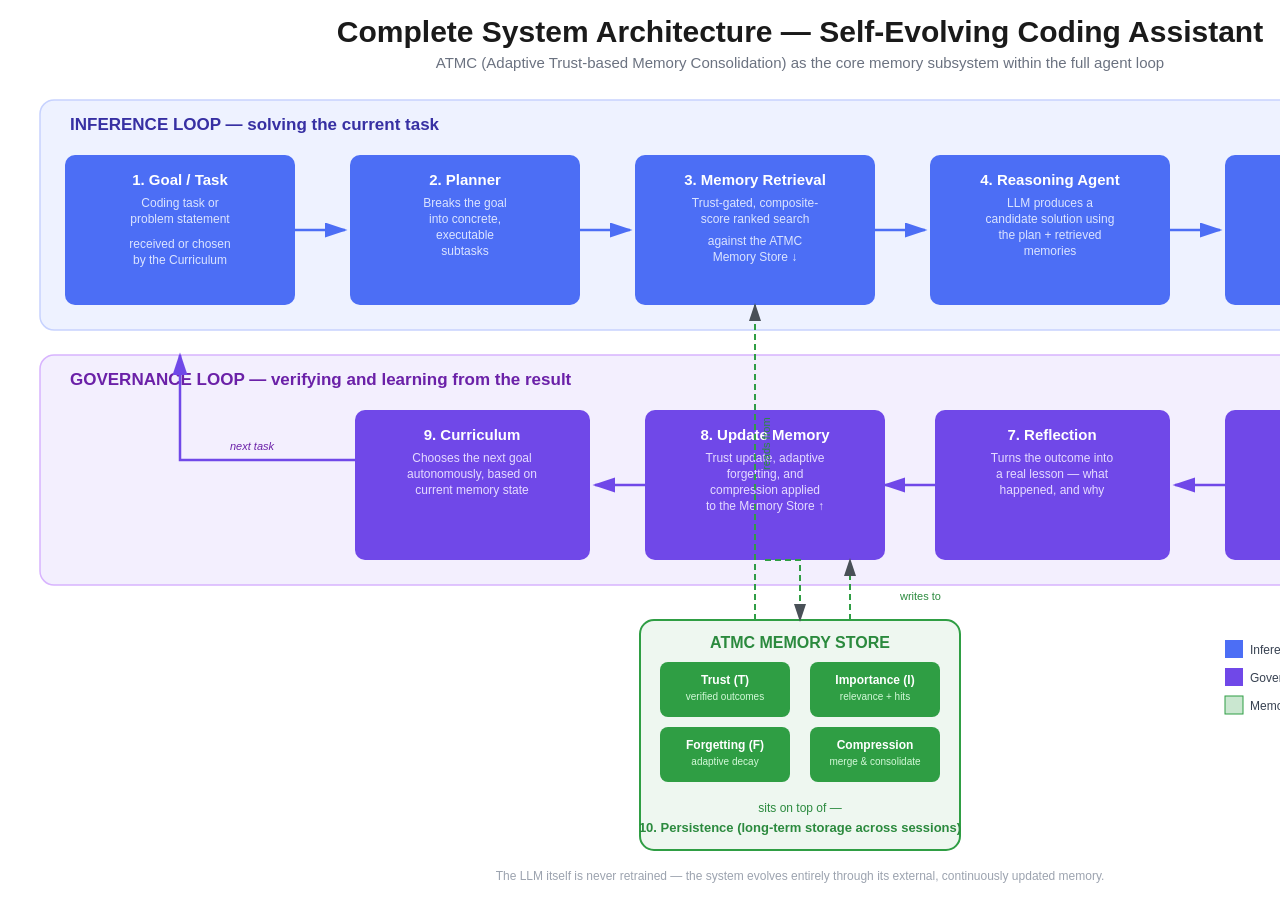
<file: architecture_diagram.html>
<!DOCTYPE html>
<html><head><meta charset="utf-8"><style>
  body { margin:0; background:#ffffff; font-family: -apple-system, 'Segoe UI', Arial, sans-serif; }
</style></head>
<body>
<svg width="1600" height="900" viewBox="0 0 1600 900" xmlns="http://www.w3.org/2000/svg">
  <defs>
    <marker id="arrow" markerWidth="10" markerHeight="10" refX="8" refY="3" orient="auto" markerUnits="strokeWidth">
      <path d="M0,0 L0,6 L9,3 z" fill="#495057"/>
    </marker>
    <marker id="arrowBlue" markerWidth="10" markerHeight="10" refX="8" refY="3" orient="auto" markerUnits="strokeWidth">
      <path d="M0,0 L0,6 L9,3 z" fill="#4c6ef5"/>
    </marker>
    <marker id="arrowPurple" markerWidth="10" markerHeight="10" refX="8" refY="3" orient="auto" markerUnits="strokeWidth">
      <path d="M0,0 L0,6 L9,3 z" fill="#7048e8"/>
    </marker>
  </defs>

  <rect width="1600" height="900" fill="#ffffff"/>

  <!-- Title -->
  <text x="800" y="42" text-anchor="middle" font-size="30" font-weight="700" fill="#1a1a1a">Complete System Architecture — Self-Evolving Coding Assistant</text>
  <text x="800" y="68" text-anchor="middle" font-size="15" fill="#6b7280">ATMC (Adaptive Trust-based Memory Consolidation) as the core memory subsystem within the full agent loop</text>

  <!-- ===== INFERENCE LOOP band ===== -->
  <rect x="40" y="100" width="1520" height="230" rx="14" fill="#eef2ff" stroke="#c7d2fe" stroke-width="1.5"/>
  <text x="70" y="130" font-size="17" font-weight="700" fill="#3730a3">INFERENCE LOOP — solving the current task</text>

  <!-- 1. Goal -->
  <rect x="65" y="155" width="230" height="150" rx="10" fill="#4c6ef5"/>
  <text x="180" y="185" text-anchor="middle" font-size="15" font-weight="700" fill="white">1. Goal / Task</text>
  <text x="180" y="207" text-anchor="middle" font-size="12" fill="#dbe4ff">Coding task or</text>
  <text x="180" y="223" text-anchor="middle" font-size="12" fill="#dbe4ff">problem statement</text>
  <text x="180" y="248" text-anchor="middle" font-size="12" fill="#dbe4ff">received or chosen</text>
  <text x="180" y="264" text-anchor="middle" font-size="12" fill="#dbe4ff">by the Curriculum</text>

  <!-- arrow 1->2 -->
  <line x1="295" y1="230" x2="345" y2="230" stroke="#4c6ef5" stroke-width="2.5" marker-end="url(#arrowBlue)"/>

  <!-- 2. Planner -->
  <rect x="350" y="155" width="230" height="150" rx="10" fill="#4c6ef5"/>
  <text x="465" y="185" text-anchor="middle" font-size="15" font-weight="700" fill="white">2. Planner</text>
  <text x="465" y="207" text-anchor="middle" font-size="12" fill="#dbe4ff">Breaks the goal</text>
  <text x="465" y="223" text-anchor="middle" font-size="12" fill="#dbe4ff">into concrete,</text>
  <text x="465" y="239" text-anchor="middle" font-size="12" fill="#dbe4ff">executable</text>
  <text x="465" y="255" text-anchor="middle" font-size="12" fill="#dbe4ff">subtasks</text>

  <!-- arrow 2->3 -->
  <line x1="580" y1="230" x2="630" y2="230" stroke="#4c6ef5" stroke-width="2.5" marker-end="url(#arrowBlue)"/>

  <!-- 3. Memory Retrieval -->
  <rect x="635" y="155" width="240" height="150" rx="10" fill="#4c6ef5"/>
  <text x="755" y="185" text-anchor="middle" font-size="15" font-weight="700" fill="white">3. Memory Retrieval</text>
  <text x="755" y="207" text-anchor="middle" font-size="12" fill="#dbe4ff">Trust-gated, composite-</text>
  <text x="755" y="223" text-anchor="middle" font-size="12" fill="#dbe4ff">score ranked search</text>
  <text x="755" y="245" text-anchor="middle" font-size="12" fill="#dbe4ff">against the ATMC</text>
  <text x="755" y="261" text-anchor="middle" font-size="12" fill="#dbe4ff">Memory Store ↓</text>

  <!-- arrow 3->4 -->
  <line x1="875" y1="230" x2="925" y2="230" stroke="#4c6ef5" stroke-width="2.5" marker-end="url(#arrowBlue)"/>

  <!-- 4. Reasoning Agent -->
  <rect x="930" y="155" width="240" height="150" rx="10" fill="#4c6ef5"/>
  <text x="1050" y="185" text-anchor="middle" font-size="15" font-weight="700" fill="white">4. Reasoning Agent</text>
  <text x="1050" y="207" text-anchor="middle" font-size="12" fill="#dbe4ff">LLM produces a</text>
  <text x="1050" y="223" text-anchor="middle" font-size="12" fill="#dbe4ff">candidate solution using</text>
  <text x="1050" y="239" text-anchor="middle" font-size="12" fill="#dbe4ff">the plan + retrieved</text>
  <text x="1050" y="255" text-anchor="middle" font-size="12" fill="#dbe4ff">memories</text>

  <!-- arrow 4->5 -->
  <line x1="1170" y1="230" x2="1220" y2="230" stroke="#4c6ef5" stroke-width="2.5" marker-end="url(#arrowBlue)"/>

  <!-- 5. Actor -->
  <rect x="1225" y="155" width="235" height="150" rx="10" fill="#4c6ef5"/>
  <text x="1342" y="185" text-anchor="middle" font-size="15" font-weight="700" fill="white">5. Actor</text>
  <text x="1342" y="207" text-anchor="middle" font-size="12" fill="#dbe4ff">Executes generated</text>
  <text x="1342" y="223" text-anchor="middle" font-size="12" fill="#dbe4ff">code in a sandboxed</text>
  <text x="1342" y="239" text-anchor="middle" font-size="12" fill="#dbe4ff">environment — the</text>
  <text x="1342" y="255" text-anchor="middle" font-size="12" fill="#dbe4ff">agent actually acts</text>

  <!-- down arrow from Actor to Checker -->
  <line x1="1342" y1="305" x2="1342" y2="345" stroke="#7048e8" stroke-width="2.5" marker-end="url(#arrowPurple)"/>

  <!-- ===== GOVERNANCE LOOP band ===== -->
  <rect x="40" y="355" width="1520" height="230" rx="14" fill="#f3effe" stroke="#d8b4fe" stroke-width="1.5"/>
  <text x="70" y="385" font-size="17" font-weight="700" fill="#6b21a8">GOVERNANCE LOOP — verifying and learning from the result</text>

  <!-- 6. Checker -->
  <rect x="1225" y="410" width="235" height="150" rx="10" fill="#7048e8"/>
  <text x="1342" y="440" text-anchor="middle" font-size="15" font-weight="700" fill="white">6. Checker</text>
  <text x="1342" y="462" text-anchor="middle" font-size="12" fill="#e5dbff">Verifies the outcome —</text>
  <text x="1342" y="478" text-anchor="middle" font-size="12" fill="#e5dbff">ground truth match or</text>
  <text x="1342" y="494" text-anchor="middle" font-size="12" fill="#e5dbff">test-case pass/fail</text>

  <!-- arrow 6->7 (leftward) -->
  <line x1="1225" y1="485" x2="1175" y2="485" stroke="#7048e8" stroke-width="2.5" marker-end="url(#arrowPurple)"/>

  <!-- 7. Reflection -->
  <rect x="935" y="410" width="235" height="150" rx="10" fill="#7048e8"/>
  <text x="1052" y="440" text-anchor="middle" font-size="15" font-weight="700" fill="white">7. Reflection</text>
  <text x="1052" y="462" text-anchor="middle" font-size="12" fill="#e5dbff">Turns the outcome into</text>
  <text x="1052" y="478" text-anchor="middle" font-size="12" fill="#e5dbff">a real lesson — what</text>
  <text x="1052" y="494" text-anchor="middle" font-size="12" fill="#e5dbff">happened, and why</text>

  <!-- arrow 7->8 (leftward) -->
  <line x1="935" y1="485" x2="885" y2="485" stroke="#7048e8" stroke-width="2.5" marker-end="url(#arrowPurple)"/>

  <!-- 8. Update Memory -->
  <rect x="645" y="410" width="240" height="150" rx="10" fill="#7048e8"/>
  <text x="765" y="440" text-anchor="middle" font-size="15" font-weight="700" fill="white">8. Update Memory</text>
  <text x="765" y="462" text-anchor="middle" font-size="12" fill="#e5dbff">Trust update, adaptive</text>
  <text x="765" y="478" text-anchor="middle" font-size="12" fill="#e5dbff">forgetting, and</text>
  <text x="765" y="494" text-anchor="middle" font-size="12" fill="#e5dbff">compression applied</text>
  <text x="765" y="510" text-anchor="middle" font-size="12" fill="#e5dbff">to the Memory Store ↑</text>

  <!-- arrow 8->9 (leftward) -->
  <line x1="645" y1="485" x2="595" y2="485" stroke="#7048e8" stroke-width="2.5" marker-end="url(#arrowPurple)"/>

  <!-- 9. Curriculum -->
  <rect x="355" y="410" width="235" height="150" rx="10" fill="#7048e8"/>
  <text x="472" y="440" text-anchor="middle" font-size="15" font-weight="700" fill="white">9. Curriculum</text>
  <text x="472" y="462" text-anchor="middle" font-size="12" fill="#e5dbff">Chooses the next goal</text>
  <text x="472" y="478" text-anchor="middle" font-size="12" fill="#e5dbff">autonomously, based on</text>
  <text x="472" y="494" text-anchor="middle" font-size="12" fill="#e5dbff">current memory state</text>

  <!-- loop back arrow: Curriculum -> Goal (down and around) -->
  <path d="M 355 460 L 180 460 L 180 355" fill="none" stroke="#7048e8" stroke-width="2.5" marker-end="url(#arrowPurple)"/>
  <text x="230" y="450" font-size="11" fill="#6b21a8" font-style="italic">next task</text>

  <!-- ===== Central Memory Store hub ===== -->
  <rect x="640" y="620" width="320" height="230" rx="14" fill="#2f9e44" fill-opacity="0.08" stroke="#2f9e44" stroke-width="2"/>
  <text x="800" y="648" text-anchor="middle" font-size="16" font-weight="700" fill="#2b8a3e">ATMC MEMORY STORE</text>

  <rect x="660" y="662" width="130" height="55" rx="8" fill="#2f9e44"/>
  <text x="725" y="684" text-anchor="middle" font-size="12" font-weight="700" fill="white">Trust (T)</text>
  <text x="725" y="700" text-anchor="middle" font-size="10" fill="#d3f9d8">verified outcomes</text>

  <rect x="810" y="662" width="130" height="55" rx="8" fill="#2f9e44"/>
  <text x="875" y="684" text-anchor="middle" font-size="12" font-weight="700" fill="white">Importance (I)</text>
  <text x="875" y="700" text-anchor="middle" font-size="10" fill="#d3f9d8">relevance + hits</text>

  <rect x="660" y="727" width="130" height="55" rx="8" fill="#2f9e44"/>
  <text x="725" y="749" text-anchor="middle" font-size="12" font-weight="700" fill="white">Forgetting (F)</text>
  <text x="725" y="765" text-anchor="middle" font-size="10" fill="#d3f9d8">adaptive decay</text>

  <rect x="810" y="727" width="130" height="55" rx="8" fill="#2f9e44"/>
  <text x="875" y="749" text-anchor="middle" font-size="12" font-weight="700" fill="white">Compression</text>
  <text x="875" y="765" text-anchor="middle" font-size="10" fill="#d3f9d8">merge &amp; consolidate</text>

  <text x="800" y="812" text-anchor="middle" font-size="12" fill="#2b8a3e">sits on top of —</text>
  <text x="800" y="832" text-anchor="middle" font-size="13" font-weight="700" fill="#2b8a3e">10. Persistence (long-term storage across sessions)</text>

  <!-- connectors: Memory Store <-> Retrieval (up) and <-> Update Memory (up) -->
  <path d="M 755 620 L 755 305" fill="none" stroke="#2f9e44" stroke-width="2" stroke-dasharray="6,4" marker-end="url(#arrow)"/>
  <text x="770" y="470" font-size="11" fill="#2b8a3e" transform="rotate(-90 770 470)">reads from</text>

  <path d="M 850 620 L 850 560" fill="none" stroke="#2f9e44" stroke-width="2" stroke-dasharray="6,4" marker-end="url(#arrow)"/>
  <path d="M 765 560 L 800 560 L 800 620" fill="none" stroke="#2f9e44" stroke-width="2" stroke-dasharray="6,4" marker-end="url(#arrow)"/>
  <text x="900" y="600" font-size="11" fill="#2b8a3e">writes to</text>

  <!-- legend -->
  <rect x="1225" y="640" width="18" height="18" fill="#4c6ef5"/>
  <text x="1250" y="654" font-size="12" fill="#374151">Inference Loop (executes the task)</text>
  <rect x="1225" y="668" width="18" height="18" fill="#7048e8"/>
  <text x="1250" y="682" font-size="12" fill="#374151">Governance Loop (verifies &amp; learns)</text>
  <rect x="1225" y="696" width="18" height="18" fill="#2f9e44" fill-opacity="0.25" stroke="#2f9e44"/>
  <text x="1250" y="710" font-size="12" fill="#374151">Memory subsystem (ATMC)</text>

  <text x="800" y="880" text-anchor="middle" font-size="12" fill="#9ca3af">The LLM itself is never retrained — the system evolves entirely through its external, continuously updated memory.</text>
</svg>
</body></html>
</file>
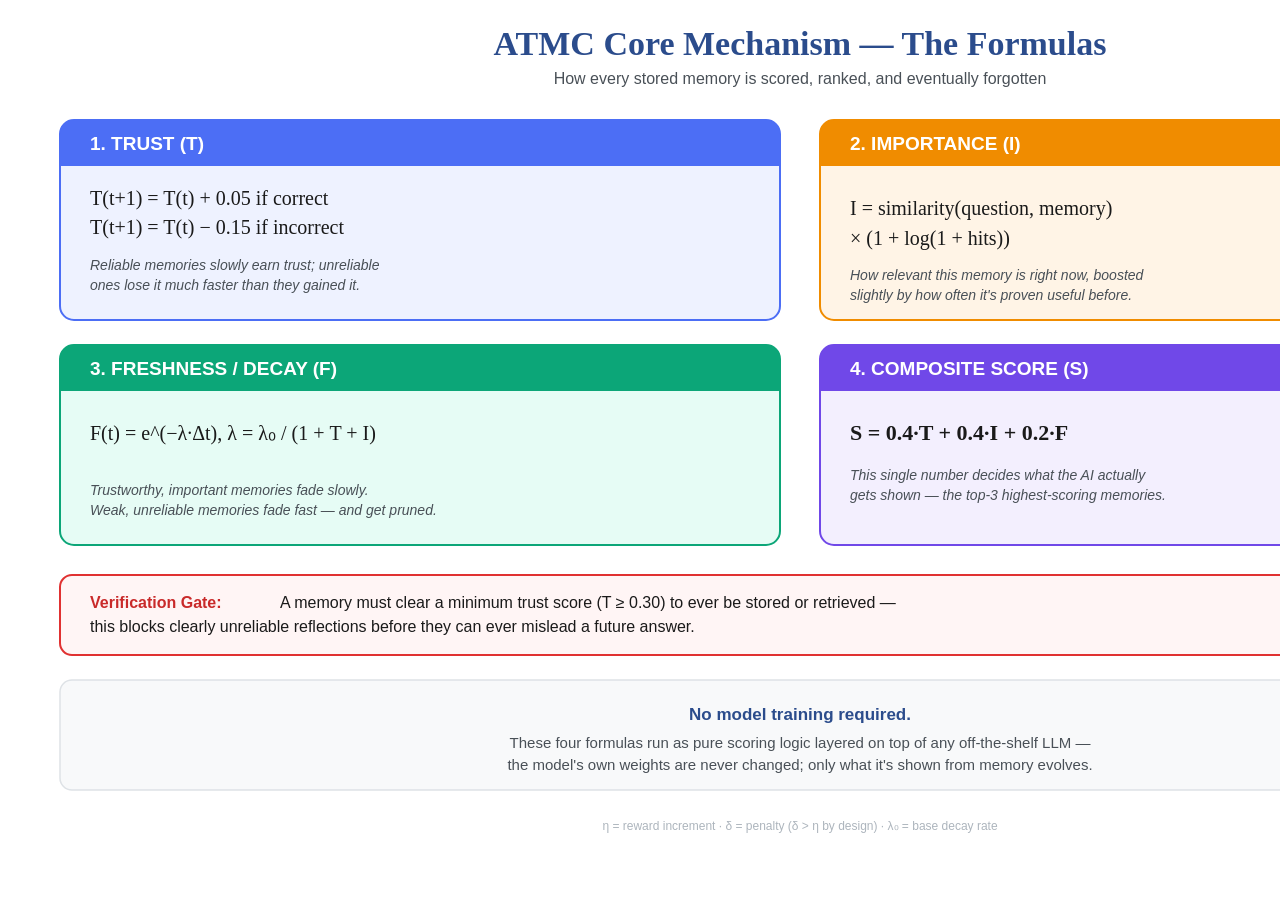
<file: atmc_formulas_slide.html>
<!DOCTYPE html>
<html><head><meta charset="utf-8"><style>
  body { margin:0; background:#ffffff; font-family: -apple-system, 'Segoe UI', Arial, sans-serif; }
</style></head>
<body>
<svg width="1600" height="900" viewBox="0 0 1600 900" xmlns="http://www.w3.org/2000/svg">
  <rect width="1600" height="900" fill="#ffffff"/>

  <!-- Title -->
  <text x="800" y="55" text-anchor="middle" font-size="34" font-weight="700" fill="#2b4c8c" font-family="Georgia, 'Times New Roman', serif">ATMC Core Mechanism — The Formulas</text>
  <text x="800" y="84" text-anchor="middle" font-size="16" fill="#495057">How every stored memory is scored, ranked, and eventually forgotten</text>

  <!-- 2x2 grid of formula boxes -->
  <!-- Box 1: Trust -->
  <rect x="60" y="120" width="720" height="200" rx="14" fill="#eef2ff" stroke="#4c6ef5" stroke-width="2"/>
  <rect x="60" y="120" width="720" height="46" rx="14" fill="#4c6ef5"/>
  <rect x="60" y="148" width="720" height="18" fill="#4c6ef5"/>
  <text x="90" y="150" font-size="19" font-weight="700" fill="white">1. TRUST (T)</text>
  <text x="90" y="205" font-size="20" font-family="Cambria Math, Georgia, serif" fill="#1a1a1a">T(t+1) = T(t) + 0.05  if correct</text>
  <text x="90" y="234" font-size="20" font-family="Cambria Math, Georgia, serif" fill="#1a1a1a">T(t+1) = T(t) − 0.15  if incorrect</text>
  <text x="90" y="270" font-size="14" fill="#495057" font-style="italic">Reliable memories slowly earn trust; unreliable</text>
  <text x="90" y="290" font-size="14" fill="#495057" font-style="italic">ones lose it much faster than they gained it.</text>

  <!-- Box 2: Importance -->
  <rect x="820" y="120" width="720" height="200" rx="14" fill="#fff4e6" stroke="#f08c00" stroke-width="2"/>
  <rect x="820" y="120" width="720" height="46" rx="14" fill="#f08c00"/>
  <rect x="820" y="148" width="720" height="18" fill="#f08c00"/>
  <text x="850" y="150" font-size="19" font-weight="700" fill="white">2. IMPORTANCE (I)</text>
  <text x="850" y="215" font-size="20" font-family="Cambria Math, Georgia, serif" fill="#1a1a1a">I = similarity(question, memory)</text>
  <text x="850" y="245" font-size="20" font-family="Cambria Math, Georgia, serif" fill="#1a1a1a">     × (1 + log(1 + hits))</text>
  <text x="850" y="280" font-size="14" fill="#495057" font-style="italic">How relevant this memory is right now, boosted</text>
  <text x="850" y="300" font-size="14" fill="#495057" font-style="italic">slightly by how often it's proven useful before.</text>

  <!-- Box 3: Freshness -->
  <rect x="60" y="345" width="720" height="200" rx="14" fill="#e6fcf5" stroke="#0ca678" stroke-width="2"/>
  <rect x="60" y="345" width="720" height="46" rx="14" fill="#0ca678"/>
  <rect x="60" y="373" width="720" height="18" fill="#0ca678"/>
  <text x="90" y="375" font-size="19" font-weight="700" fill="white">3. FRESHNESS / DECAY (F)</text>
  <text x="90" y="440" font-size="20" font-family="Cambria Math, Georgia, serif" fill="#1a1a1a">F(t) = e^(−λ·Δt),   λ = λ₀ / (1 + T + I)</text>
  <text x="90" y="495" font-size="14" fill="#495057" font-style="italic">Trustworthy, important memories fade slowly.</text>
  <text x="90" y="515" font-size="14" fill="#495057" font-style="italic">Weak, unreliable memories fade fast — and get pruned.</text>

  <!-- Box 4: Composite -->
  <rect x="820" y="345" width="720" height="200" rx="14" fill="#f3effe" stroke="#7048e8" stroke-width="2"/>
  <rect x="820" y="345" width="720" height="46" rx="14" fill="#7048e8"/>
  <rect x="820" y="373" width="720" height="18" fill="#7048e8"/>
  <text x="850" y="375" font-size="19" font-weight="700" fill="white">4. COMPOSITE SCORE (S)</text>
  <text x="850" y="440" font-size="22" font-weight="700" font-family="Cambria Math, Georgia, serif" fill="#1a1a1a">S = 0.4·T + 0.4·I + 0.2·F</text>
  <text x="850" y="480" font-size="14" fill="#495057" font-style="italic">This single number decides what the AI actually</text>
  <text x="850" y="500" font-size="14" fill="#495057" font-style="italic">gets shown — the top-3 highest-scoring memories.</text>

  <!-- Verification gate note -->
  <rect x="60" y="575" width="1480" height="80" rx="12" fill="#fff5f5" stroke="#e03131" stroke-width="2"/>
  <text x="90" y="608" font-size="16" font-weight="700" fill="#c92a2a">Verification Gate:</text>
  <text x="280" y="608" font-size="16" fill="#1a1a1a">A memory must clear a minimum trust score (T ≥ 0.30) to ever be stored or retrieved —</text>
  <text x="90" y="632" font-size="16" fill="#1a1a1a">this blocks clearly unreliable reflections before they can ever mislead a future answer.</text>

  <!-- Bottom summary -->
  <rect x="60" y="680" width="1480" height="110" rx="12" fill="#f8f9fa" stroke="#dee2e6" stroke-width="1.5"/>
  <text x="800" y="720" text-anchor="middle" font-size="17" font-weight="700" fill="#2b4c8c">No model training required.</text>
  <text x="800" y="748" text-anchor="middle" font-size="15" fill="#495057">These four formulas run as pure scoring logic layered on top of any off-the-shelf LLM —</text>
  <text x="800" y="770" text-anchor="middle" font-size="15" fill="#495057">the model's own weights are never changed; only what it's shown from memory evolves.</text>

  <text x="800" y="830" text-anchor="middle" font-size="12" fill="#adb5bd">η = reward increment · δ = penalty (δ &gt; η by design) · λ₀ = base decay rate</text>
</svg>
</body></html>
</file>
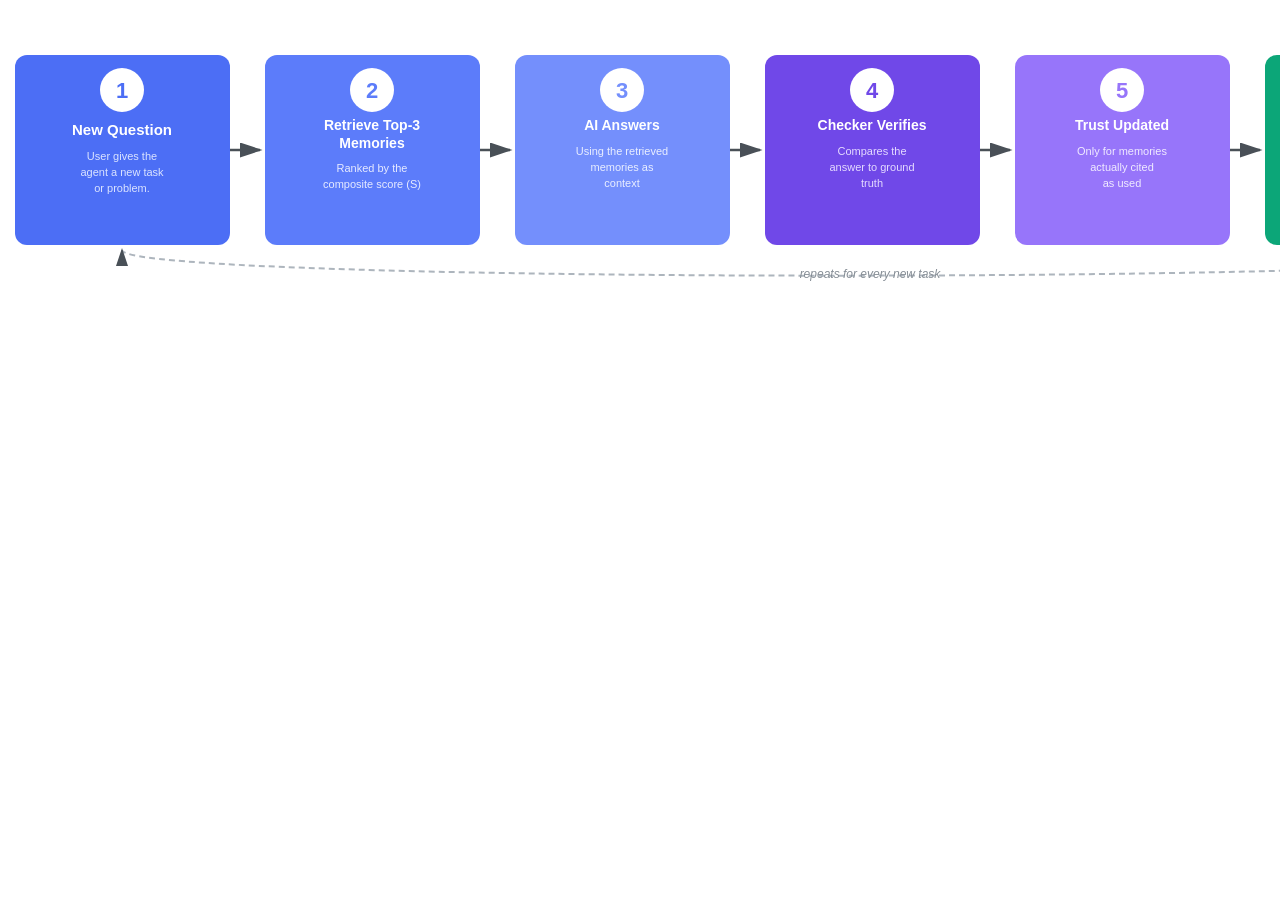
<file: atmc_pipeline_strip.html>
<!DOCTYPE html>
<html><head><meta charset="utf-8"><style>
  body { margin:0; background:#ffffff; font-family: -apple-system, 'Segoe UI', Arial, sans-serif; }
</style></head>
<body>
<svg width="1700" height="300" viewBox="0 0 1700 300" xmlns="http://www.w3.org/2000/svg">
  <defs>
    <marker id="arrow" markerWidth="10" markerHeight="10" refX="8" refY="3" orient="auto" markerUnits="strokeWidth">
      <path d="M0,0 L0,6 L9,3 z" fill="#495057"/>
    </marker>
  </defs>
  <rect width="1700" height="300" fill="#ffffff"/>

  <!-- 7 step boxes -->
  <!-- colors cycle through the deck's palette -->

  <!-- Step 1 -->
  <rect x="15" y="55" width="215" height="190" rx="12" fill="#4c6ef5"/>
  <circle cx="122" cy="90" r="22" fill="white"/>
  <text x="122" y="98" text-anchor="middle" font-size="22" font-weight="700" fill="#4c6ef5">1</text>
  <text x="122" y="135" text-anchor="middle" font-size="15" font-weight="700" fill="white">New Question</text>
  <text x="122" y="160" text-anchor="middle" font-size="11" fill="#dbe4ff">User gives the</text>
  <text x="122" y="176" text-anchor="middle" font-size="11" fill="#dbe4ff">agent a new task</text>
  <text x="122" y="192" text-anchor="middle" font-size="11" fill="#dbe4ff">or problem.</text>

  <line x1="230" y1="150" x2="260" y2="150" stroke="#495057" stroke-width="2.5" marker-end="url(#arrow)"/>

  <!-- Step 2 -->
  <rect x="265" y="55" width="215" height="190" rx="12" fill="#5c7cfa"/>
  <circle cx="372" cy="90" r="22" fill="white"/>
  <text x="372" y="98" text-anchor="middle" font-size="22" font-weight="700" fill="#5c7cfa">2</text>
  <text x="372" y="130" text-anchor="middle" font-size="14" font-weight="700" fill="white">Retrieve Top-3</text>
  <text x="372" y="148" text-anchor="middle" font-size="14" font-weight="700" fill="white">Memories</text>
  <text x="372" y="172" text-anchor="middle" font-size="11" fill="#e7ebff">Ranked by the</text>
  <text x="372" y="188" text-anchor="middle" font-size="11" fill="#e7ebff">composite score (S)</text>

  <line x1="480" y1="150" x2="510" y2="150" stroke="#495057" stroke-width="2.5" marker-end="url(#arrow)"/>

  <!-- Step 3 -->
  <rect x="515" y="55" width="215" height="190" rx="12" fill="#748ffc"/>
  <circle cx="622" cy="90" r="22" fill="white"/>
  <text x="622" y="98" text-anchor="middle" font-size="22" font-weight="700" fill="#748ffc">3</text>
  <text x="622" y="130" text-anchor="middle" font-size="14" font-weight="700" fill="white">AI Answers</text>
  <text x="622" y="155" text-anchor="middle" font-size="11" fill="#eaefff">Using the retrieved</text>
  <text x="622" y="171" text-anchor="middle" font-size="11" fill="#eaefff">memories as</text>
  <text x="622" y="187" text-anchor="middle" font-size="11" fill="#eaefff">context</text>

  <line x1="730" y1="150" x2="760" y2="150" stroke="#495057" stroke-width="2.5" marker-end="url(#arrow)"/>

  <!-- Step 4 -->
  <rect x="765" y="55" width="215" height="190" rx="12" fill="#7048e8"/>
  <circle cx="872" cy="90" r="22" fill="white"/>
  <text x="872" y="98" text-anchor="middle" font-size="22" font-weight="700" fill="#7048e8">4</text>
  <text x="872" y="130" text-anchor="middle" font-size="14" font-weight="700" fill="white">Checker Verifies</text>
  <text x="872" y="155" text-anchor="middle" font-size="11" fill="#e5dbff">Compares the</text>
  <text x="872" y="171" text-anchor="middle" font-size="11" fill="#e5dbff">answer to ground</text>
  <text x="872" y="187" text-anchor="middle" font-size="11" fill="#e5dbff">truth</text>

  <line x1="980" y1="150" x2="1010" y2="150" stroke="#495057" stroke-width="2.5" marker-end="url(#arrow)"/>

  <!-- Step 5 -->
  <rect x="1015" y="55" width="215" height="190" rx="12" fill="#9775fa"/>
  <circle cx="1122" cy="90" r="22" fill="white"/>
  <text x="1122" y="98" text-anchor="middle" font-size="22" font-weight="700" fill="#9775fa">5</text>
  <text x="1122" y="130" text-anchor="middle" font-size="14" font-weight="700" fill="white">Trust Updated</text>
  <text x="1122" y="155" text-anchor="middle" font-size="11" fill="#f0ebff">Only for memories</text>
  <text x="1122" y="171" text-anchor="middle" font-size="11" fill="#f0ebff">actually cited</text>
  <text x="1122" y="187" text-anchor="middle" font-size="11" fill="#f0ebff">as used</text>

  <line x1="1230" y1="150" x2="1260" y2="150" stroke="#495057" stroke-width="2.5" marker-end="url(#arrow)"/>

  <!-- Step 6 -->
  <rect x="1265" y="55" width="215" height="190" rx="12" fill="#0ca678"/>
  <circle cx="1372" cy="90" r="22" fill="white"/>
  <text x="1372" y="98" text-anchor="middle" font-size="22" font-weight="700" fill="#0ca678">6</text>
  <text x="1372" y="130" text-anchor="middle" font-size="14" font-weight="700" fill="white">Forgetting /</text>
  <text x="1372" y="148" text-anchor="middle" font-size="14" font-weight="700" fill="white">Compression</text>
  <text x="1372" y="172" text-anchor="middle" font-size="11" fill="#d3f9e8">Weak memories</text>
  <text x="1372" y="188" text-anchor="middle" font-size="11" fill="#d3f9e8">pruned or merged</text>

  <line x1="1480" y1="150" x2="1510" y2="150" stroke="#495057" stroke-width="2.5" marker-end="url(#arrow)"/>

  <!-- Step 7 -->
  <rect x="1515" y="55" width="215" height="190" rx="12" fill="#2b8a3e"/>
  <circle cx="1622" cy="90" r="22" fill="white"/>
  <text x="1622" y="98" text-anchor="middle" font-size="22" font-weight="700" fill="#2b8a3e">7</text>
  <text x="1622" y="130" text-anchor="middle" font-size="14" font-weight="700" fill="white">Memory Store</text>
  <text x="1622" y="148" text-anchor="middle" font-size="14" font-weight="700" fill="white">Updated</text>
  <text x="1622" y="172" text-anchor="middle" font-size="11" fill="#d3f9d8">Ready for the</text>
  <text x="1622" y="188" text-anchor="middle" font-size="11" fill="#d3f9d8">next task</text>

  <!-- loop-back hint arrow from 7 back to 1 -->
  <path d="M 1622 245 C 1622 285, 122 285, 122 250" fill="none" stroke="#adb5bd" stroke-width="2" stroke-dasharray="6,4" marker-end="url(#arrow)"/>
  <text x="870" y="278" text-anchor="middle" font-size="12" fill="#868e96" font-style="italic">repeats for every new task</text>

</svg>
</body></html>
</file>
